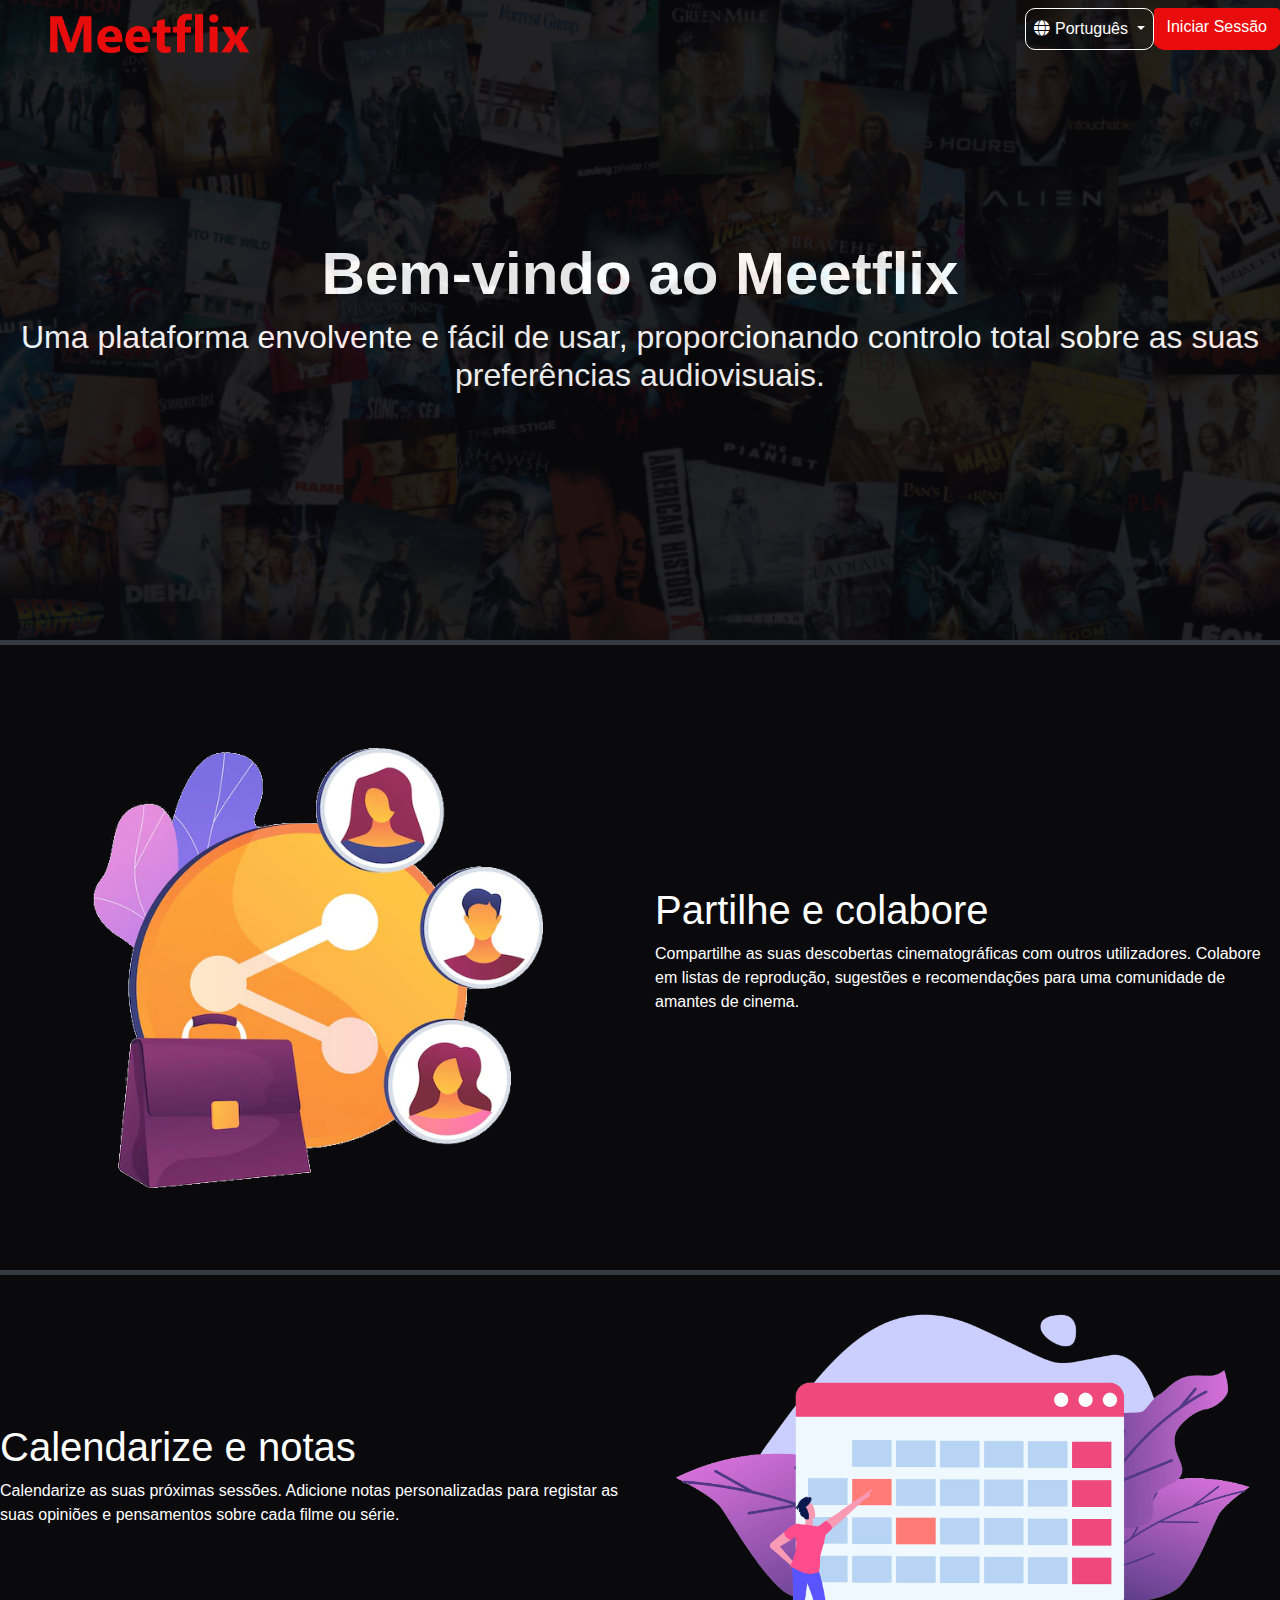
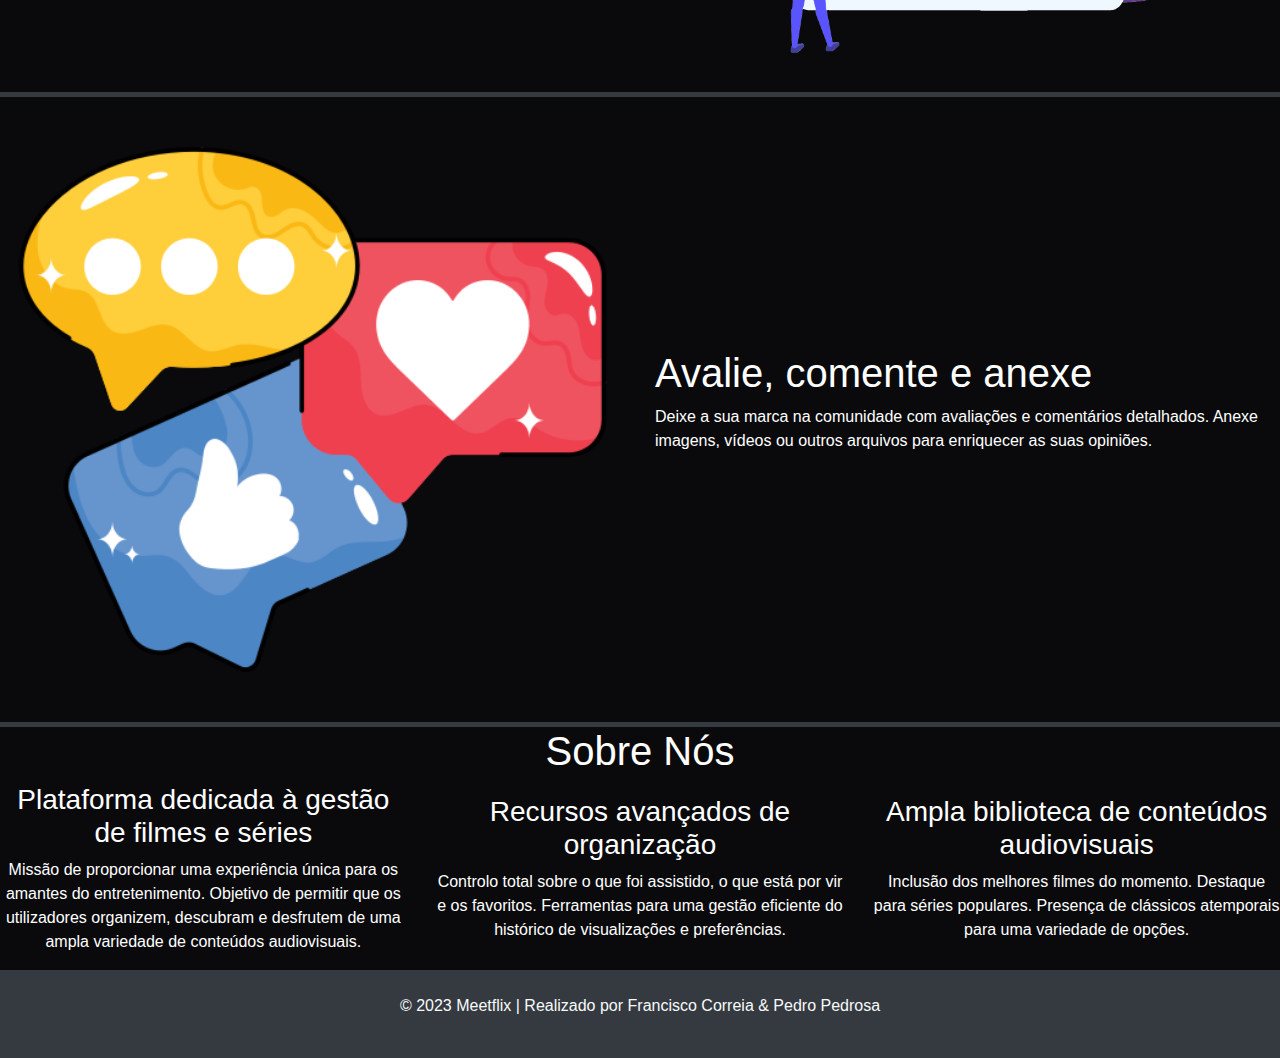
<file: TP/index.html>
<!DOCTYPE html>
<html lang="en">

<head>
  <meta charset="UTF-8">
  <meta name="viewport" content="width=device-width, initial-scale=1.0">
  <title>Meetflix</title>
  <!-- Adicione os links para os arquivos CSS do Bootstrap -->
  <link rel="icon" href="./imgs/m-solid.svg" type="image/svg+xml">
  <link rel="stylesheet" href="https://stackpath.bootstrapcdn.com/bootstrap/4.5.2/css/bootstrap.min.css">
  <link rel="stylesheet" href="https://cdnjs.cloudflare.com/ajax/libs/font-awesome/5.15.2/css/all.min.css">
  <link rel="stylesheet" href="index.css">
</head>

<body>
  <!-- Container fluid -->
  <div class="container-fluid">
    
  <!-- Navbar -->
  <nav class="navbar navbar-expand-lg navbar-light bg-light navbar-transparent container-fluid">
  <a class="navbar-brand mr-auto ml-5 mt-2" href="#"><img src="./imgs/logoMf.png" alt="MeetFlix Logo" class="img-fluid"></a>
  <button class="navbar-toggler" type="button" data-toggle="collapse" data-target="#navbarNav"
    aria-controls="navbarNav" aria-expanded="false" aria-label="Toggle navigation">
    <span class="navbar-toggler-icon"></span>
  </button>
  <div class="collapse navbar-collapse" id="navbarNav">
    <ul class="navbar-nav ml-auto ml-lg-auto">
      <li class="nav-item dropdown">
        <a class="nav-link dropdown-toggle" href="#" id="idiomaDropdown" role="button" data-toggle="dropdown" aria-haspopup="true" aria-expanded="false">
          <i class="fas fa-globe"></i>Português
        </a>
        <div class="dropdown-menu" aria-labelledby="idiomaDropdown">
          <a class="dropdown-item" href="#">Inglês</a>
          <a class="dropdown-item" href="#">Espanhol</a>
        </div>
      </li>
      <li class="nav-item iniciar-sessao">
        <button type="button" class="btn btn-iniciar-sessao" data-toggle="modal" data-target="#loginModal">Iniciar Sessão</button>
      </li>
    </ul>
  </div>
</nav>
    <!-- Row 1 -->
    <div class="row banner">
      <div class="col">
        <div class="banner-text-container">
          <!-- Adicione o texto desejado -->
          <h1 class="banner-text">Bem-vindo ao Meetflix</h1>
          <h2 class="banner-subtext">Uma plataforma envolvente e fácil de usar, proporcionando controlo total sobre as suas preferências audiovisuais.</h2>
        </div>
        <img src="./imgs/banner5.png" alt="Imagem de banner" class="img-fluid imgbanner w-100">
      </div>
    </div>

    <!-- Row 2 -->
    <div class="row share">
        <div class="col-md-6 col-sm-12 text-center">
          <img src="./imgs/share.png" alt="Imagem" class="img-fluid share-main-image">
        </div>
        <div class="col-md-6 col-sm-12">
          <h1>Partilhe e colabore</h1>
          <p>Compartilhe as suas descobertas cinematográficas com outros utilizadores.
            Colabore em listas de reprodução, sugestões e recomendações para uma comunidade de amantes de cinema.</p>
        </div>
    </div>

    <!-- Row 3 -->
    <div class="row calendar">
      <div class="col-md-6 col-sm-12">
        <h1>Calendarize e notas</h1>
        <p>Calendarize as suas próximas sessões.
          Adicione notas personalizadas para registar as suas opiniões e pensamentos sobre cada filme ou série.</p>
      </div>
      <div class="col-md-6 col-sm-12 text-center">
        <img src="./imgs/calendar.png" alt="Imagem" class="img-fluid calendar-main-image">
      </div>
    </div>

    <!-- Row 4 -->
    <div class="row avalie">
      <div class="col-md-6 col-sm-12 text-center">
        <img src="./imgs/avalie.png" alt="Imagem" class="img-fluid avalie-main-image">
      </div>
      <div class="col-md-6 col-sm-12">
        <h1>Avalie, comente e anexe</h1>
        <p>Deixe a sua marca na comunidade com avaliações e comentários detalhados.
          Anexe imagens, vídeos ou outros arquivos para enriquecer as suas opiniões.</p>
      </div>
    </div>
     <!-- Row 5 -->
     <div class="row sobrenos">
        <div class="col-md-12 text-center">
            <h1>Sobre Nós</h1>
        </div>
        <div class="col-md-4 col-sm-12 text-center">
            <h3>Plataforma dedicada à gestão de filmes e séries</h3>
            <p>Missão de proporcionar uma experiência única para os amantes do entretenimento.
                Objetivo de permitir que os utilizadores organizem, descubram e desfrutem de uma ampla variedade de conteúdos audiovisuais.</p>
        </div>
        <div class="col-md-4 col-sm-12 text-center">
            <h3>Recursos avançados de organização</h3>
            <p>Controlo total sobre o que foi assistido, o que está por vir e os favoritos.
                Ferramentas para uma gestão eficiente do histórico de visualizações e preferências.</p>
        </div>
        <div class="col-md-4 col-sm-12 text-center">
            <h3>Ampla biblioteca de conteúdos audiovisuais</h3>
            <p>Inclusão dos melhores filmes do momento.
                Destaque para séries populares.
                Presença de clássicos atemporais para uma variedade de opções.</p>
        </div>
     </div>

    <!-- Rodapé -->
  <footer class="bg-dark text-light text-center py-4">
    <p>&copy; 2023 Meetflix | Realizado por Francisco Correia & Pedro Pedrosa</p>
    </footer>
  </div>

  <!-- Modal de Iniciar Sessão -->
<div class="modal fade" id="loginModal" tabindex="-1" role="dialog" aria-labelledby="loginModalLabel" aria-hidden="true">
  <div class="modal-dialog" role="document">
    <div class="modal-content">
      <div class="modal-header">
        <h5 class="modal-title" id="loginModalLabel">Iniciar Sessão</h5>
        <button type="button" class="close" data-dismiss="modal" aria-label="Close">
          <span aria-hidden="true">&times;</span>
        </button>
      </div>
      <div class="modal-body">
        <!-- Adicione seu formulário de login aqui -->
        <form>
          <!-- Campos do formulário -->
          <div class="form-group">
            <label for="username">Nome de utilizador:</label>
            <input type="text" class="form-control" id="username" placeholder="Digite o seu nome de utilizador">
          </div>
          <div class="form-group">
            <label for="password">Palavra-passe:</label>
            <input type="password" class="form-control" id="password" placeholder="Digite a sua palavra-passe">
          </div>
          <!-- Botão de login -->
          <button type="submit" class="btn btn-iniciar-sessao">Entrar</button>
          <p class="mt-2 text-center">Ainda não tens conta? <a href="#" data-toggle="modal" data-target="#registerModal" data-dismiss="modal">Registe-se</a>.</p>
        </form>
      </div>
    </div>
  </div>
</div>

<!-- Modal de Registo -->
<div class="modal fade" id="registerModal" tabindex="-1" role="dialog" aria-labelledby="registerModalLabel" aria-hidden="true">
  <div class="modal-dialog" role="document">
    <div class="modal-content">
      <div class="modal-header">
        <h5 class="modal-title" id="registerModalLabel">Registar Conta</h5>
        <button type="button" class="close" data-dismiss="modal" aria-label="Close">
          <span aria-hidden="true">&times;</span>
        </button>
      </div>
      <div class="modal-body">
        <!-- Adicione seu formulário de registo aqui -->
        <form>
          <!-- Campos do formulário de registo -->
          <div class="form-group">
            <label for="registerUsername">Nome de utilizador:</label>
            <input type="text" class="form-control" id="registerUsername" placeholder="Digite o seu nome de utilizador">
          </div>
          <div class="form-group">
            <label for="registerPassword">Palavra-passe:</label>
            <input type="password" class="form-control" id="registerPassword" placeholder="Digite a sua palavra-passe">
          </div>
          <!-- Botão de registo -->
          <button type="submit" class="btn btn-iniciar-sessao" data-dismiss="modal" data-toggle="modal" data-target="#loginModal">Registar</button>
        </form>
      </div>
    </div>
  </div>
</div>


  <!-- Adicione os scripts do Bootstrap no final do corpo para melhor desempenho -->
  <script src="https://code.jquery.com/jquery-3.5.1.slim.min.js"></script>
  <script src="https://cdn.jsdelivr.net/npm/@popperjs/core@2.10.2/dist/umd/popper.min.js"></script>
  <script src="https://stackpath.bootstrapcdn.com/bootstrap/4.5.2/js/bootstrap.min.js"></script>

</body>

</html>
</file>
<file: TP/index.css>
body {
    overflow-x: hidden; 
}

.navbar-brand img {
    height: auto;
    width: auto;
    max-height: 40px; 
    max-width: 100%;
  }

  .navbar-transparent {
    background-color: transparent !important;
  }

  .navbar-transparent .navbar-nav .nav-link {
    color: #fff !important;
  }

  .navbar-transparent .navbar-toggler-icon {
    background-color: #fff;
  }

  .iniciar-sessao {
    background-color: #e90c0c; 
    border-radius: 10px;
  }

  .banner {
    position: relative;
  }
  
  .navbar {
    position: absolute;
    top: 0;
    left: 0;
    width: 100%;
    z-index: 1000; 
  }

.share-main-image {
    max-width: 100%; 
    height: auto; 
    
}


.calendar-main-image {
    max-width: 100%; 
    height: auto; 
    
}



.avalie-main-image {
    max-width: 100%; 
    height: auto; 
    
}

.container-fluid {
    background-color: #0A0A0D;
    color: #fff;
    padding: 0; 
}

.navbar {
    background-color: transparent;
    width: 100%; 
}

.banner img {
    width: 100%;
    height: auto;
}

/* Ajuste para a classe .container-fluid dentro da barra de navegação */
.navbar>.container-fluid {
    padding: 0; 
}

.imgbanner{
  opacity:0.1;
}



.navbar-nav .nav-item.dropdown .nav-link {
  border: 1px solid white;
  border-radius: 10px; 
}


.navbar-nav .nav-item.dropdown .nav-link i {
  margin-right: 5px; 
}

.row:not(.banner) {
  border-top: 5px solid #343a40;
}



.banner-text-container {
  position: absolute;
  top: 50%; 
  left: 50%; 
  transform: translate(-50%, -50%);
  text-align: center;
  width: 100%;
}

.banner-text {
  color: white; 
  font-size: 60px; 
  font-weight: bold;
}

.btn-iniciar-sessao {
  background-color: #e90c0c;
  color: white;
}

.btn-iniciar-sessao:hover {
  color: #fff;
}

.share .col-md-6 {
  display: flex;
  flex-direction: column;
  justify-content: center;
  text-align: left;
}

.calendar .col-md-6 {
  display: flex;
  flex-direction: column;
  justify-content: center;
  text-align: left;
}

.avalie .col-md-6 {
  display: flex;
  flex-direction: column;
  justify-content: center;
  text-align: left;
}

.sobrenos .col-md-4 {
  display: flex;
  flex-direction: column;
  justify-content: center;
  text-align: left;
}


/*Telas pequenas */

@media (max-width: 767px) {
  .banner-text-container h1 {
    font-size: 32px; 
  }

  .banner-text-container h2 {
    display: none; 
  }
}
</file>
